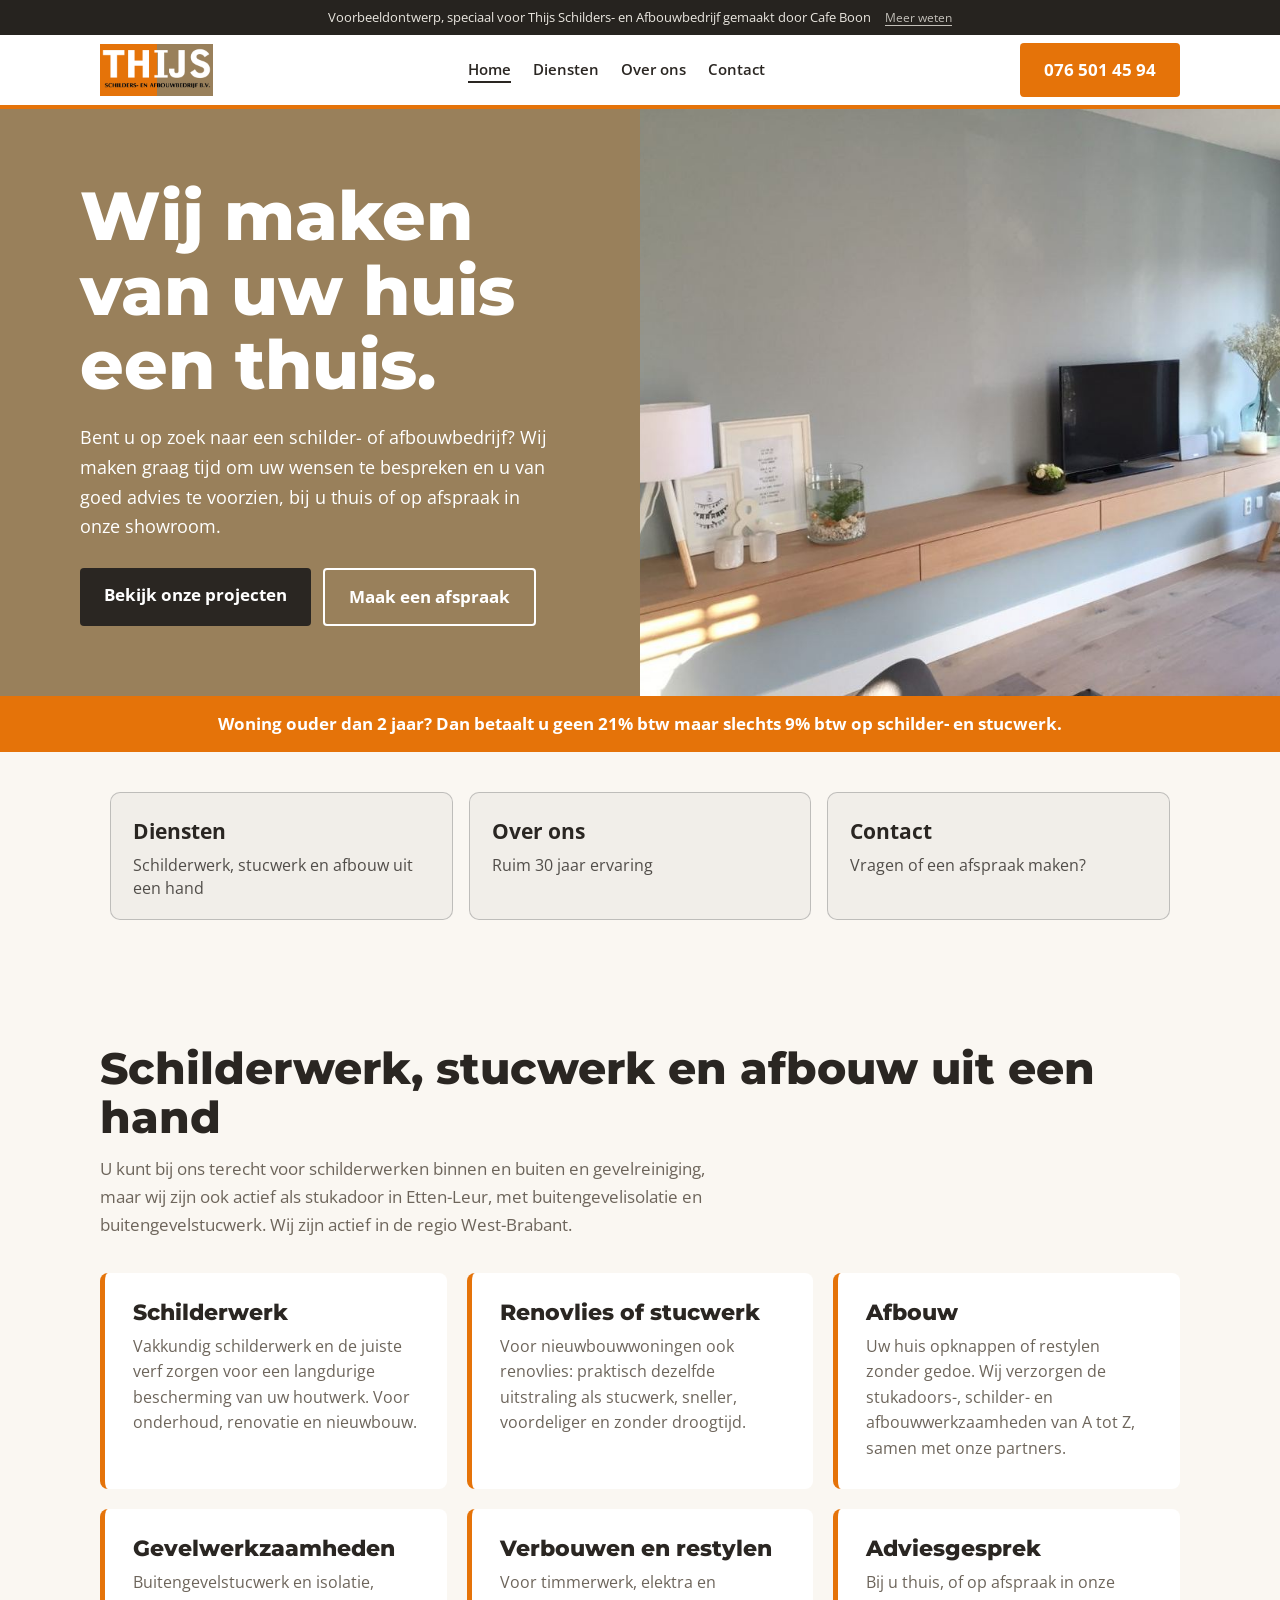
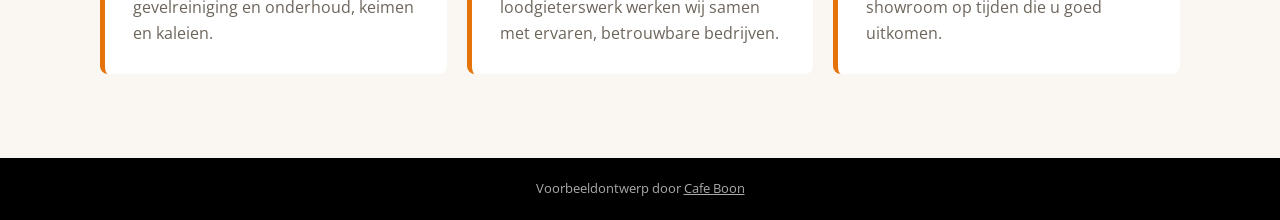
<file: index.html>
<!doctype html>
<html lang="nl">
<head>
<meta charset="utf-8">
<meta name="viewport" content="width=device-width,initial-scale=1">
<title>Thijs Schilders- en Afbouwbedrijf | Schilder en stukadoor in Etten-Leur</title>
<meta name="description" content="Thijs Schilders- en Afbouwbedrijf in Etten-Leur: schilderwerk, renovlies en stucwerk, afbouw en gevelwerkzaamheden in West-Brabant. Ruim 30 jaar ervaring. Bel 076 501 45 94.">
<meta name="robots" content="noindex">
<meta property="og:title" content="Thijs Schilders- en Afbouwbedrijf, Etten-Leur">
<meta property="og:description" content="Wij maken van uw huis een thuis. Schilderwerk, stucwerk en afbouw in West-Brabant.">
<meta property="og:image" content="https://thijsafbouw.cafeboon.com/images/og.jpg">
<link rel="icon" href="images/favicon.png">
<link rel="preconnect" href="https://fonts.googleapis.com"><link rel="preconnect" href="https://fonts.gstatic.com" crossorigin>
<link href="https://fonts.googleapis.com/css2?family=Montserrat:wght@800&family=Open+Sans:wght@400;600;700&display=swap" rel="stylesheet">
<link rel="stylesheet" href="style.css">
</head>
<body>
<div class="vb-banner" role="note"><span>Voorbeeldontwerp, speciaal voor Thijs Schilders- en Afbouwbedrijf gemaakt door Cafe Boon</span><a href="https://cafeboon.com">Meer weten</a></div>
<div class="top"><div class="in"><a href="index.html"><img alt="Thijs Schilders- en Afbouwbedrijf" height="52" src="images/logo.png" width="113"/></a>
<nav><a aria-current="page" href="index.html">Home</a><a href="aanbod.html">Diensten</a><a href="over.html">Over ons</a><a href="contact.html">Contact</a></nav>
<a class="btn" href="tel:+31765014594">076 501 45 94</a></div></div>
<div aria-label="Pagina's" class="sn-bar" role="navigation"><a aria-current="page" class="sn-link" href="index.html">Home</a><a class="sn-link" href="aanbod.html">Diensten</a><a class="sn-link" href="over.html">Over ons</a><a class="sn-link" href="contact.html">Contact</a></div>
<div class="hero">
<div class="t"><h1>Wij maken van uw huis een thuis.</h1>
<p>Bent u op zoek naar een schilder- of afbouwbedrijf? Wij maken graag tijd om uw wensen te bespreken en u van goed advies te voorzien, bij u thuis of op afspraak in onze showroom.</p>
<div class="row"><a class="btn d" href="aanbod.html#projecten">Bekijk onze projecten</a><a class="btn o" href="contact.html">Maak een afspraak</a></div></div>
<img alt="Woonkamer afgewerkt door Thijs Afbouw" height="750" src="images/woonkamer.jpg" width="1000"/>
</div>
<div class="btw">Woning ouder dan 2 jaar? Dan betaalt u geen 21% btw maar slechts 9% btw op schilder- en stucwerk.</div>
<div class="sn-cards"><a class="sn-card" href="aanbod.html"><strong>Diensten</strong><span>Schilderwerk, stucwerk en afbouw uit een hand</span></a><a class="sn-card" href="over.html"><strong>Over ons</strong><span>Ruim 30 jaar ervaring</span></a><a class="sn-card" href="contact.html"><strong>Contact</strong><span>Vragen of een afspraak maken?</span></a></div>
<section><div class="wrap">
<h2>Schilderwerk, stucwerk en afbouw uit een hand</h2>
<p class="lead">U kunt bij ons terecht voor schilderwerken binnen en buiten en gevelreiniging, maar wij zijn ook actief als stukadoor in Etten-Leur, met buitengevelisolatie en buitengevelstucwerk. Wij zijn actief in de regio West-Brabant.</p>
<div class="svc">
<div><h3>Schilderwerk</h3><p>Vakkundig schilderwerk en de juiste verf zorgen voor een langdurige bescherming van uw houtwerk. Voor onderhoud, renovatie en nieuwbouw.</p></div>
<div><h3>Renovlies of stucwerk</h3><p>Voor nieuwbouwwoningen ook renovlies: praktisch dezelfde uitstraling als stucwerk, sneller, voordeliger en zonder droogtijd.</p></div>
<div><h3>Afbouw</h3><p>Uw huis opknappen of restylen zonder gedoe. Wij verzorgen de stukadoors-, schilder- en afbouwwerkzaamheden van A tot Z, samen met onze partners.</p></div>
<div><h3>Gevelwerkzaamheden</h3><p>Buitengevelstucwerk en isolatie, gevelreiniging en onderhoud, keimen en kaleien.</p></div>
<div><h3>Verbouwen en restylen</h3><p>Voor timmerwerk, elektra en loodgieterswerk werken wij samen met ervaren, betrouwbare bedrijven.</p></div>
<div><h3>Adviesgesprek</h3><p>Bij u thuis, of op afspraak in onze showroom op tijden die u goed uitkomen.</p></div>
</div></div></section>
<footer>Voorbeeldontwerp door <a href="https://cafeboon.com">Cafe Boon</a></footer>
</body></html>
</file>
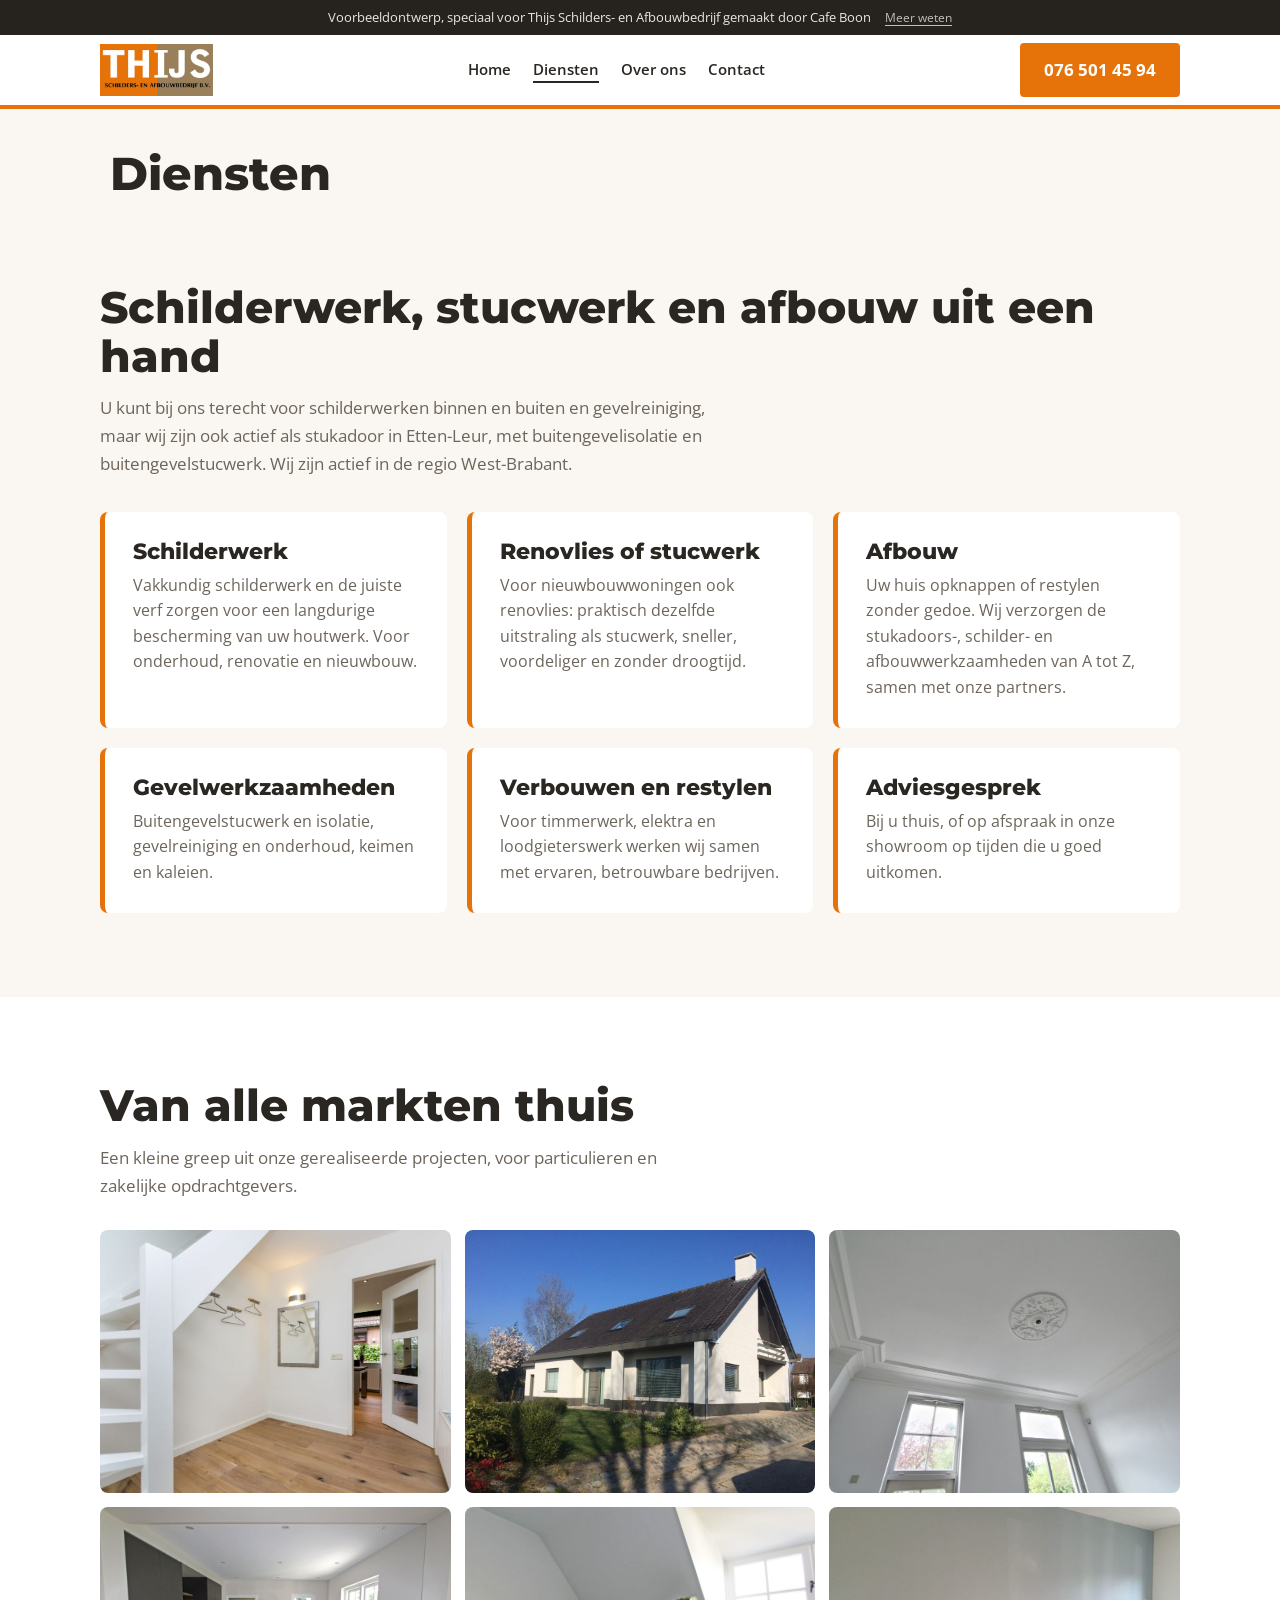
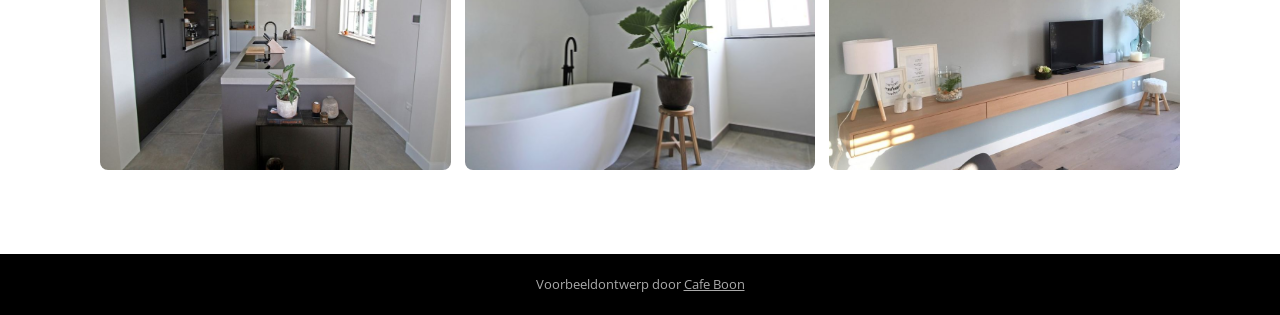
<file: aanbod.html>
<!doctype html>
<html lang="nl">
<head>
<meta charset="utf-8">
<meta name="viewport" content="width=device-width,initial-scale=1">
<title>Diensten | Thijs Schilders- en Afbouwbedrijf</title>
<meta name="description" content="Thijs Schilders- en Afbouwbedrijf in Etten-Leur: schilderwerk, renovlies en stucwerk, afbouw en gevelwerkzaamheden in West-Brabant. Ruim 30 jaar ervaring. Bel 076 501 45 94.">
<meta name="robots" content="noindex">
<meta property="og:title" content="Thijs Schilders- en Afbouwbedrijf, Etten-Leur">
<meta property="og:description" content="Wij maken van uw huis een thuis. Schilderwerk, stucwerk en afbouw in West-Brabant.">
<meta property="og:image" content="https://thijsafbouw.cafeboon.com/images/og.jpg">
<link rel="icon" href="images/favicon.png">
<link rel="preconnect" href="https://fonts.googleapis.com"><link rel="preconnect" href="https://fonts.gstatic.com" crossorigin>
<link href="https://fonts.googleapis.com/css2?family=Montserrat:wght@800&family=Open+Sans:wght@400;600;700&display=swap" rel="stylesheet">
<link rel="stylesheet" href="style.css">
</head>
<body>
<div class="vb-banner" role="note"><span>Voorbeeldontwerp, speciaal voor Thijs Schilders- en Afbouwbedrijf gemaakt door Cafe Boon</span><a href="https://cafeboon.com">Meer weten</a></div>
<div class="top"><div class="in"><a href="index.html"><img alt="Thijs Schilders- en Afbouwbedrijf" height="52" src="images/logo.png" width="113"/></a>
<nav><a href="index.html">Home</a><a aria-current="page" href="aanbod.html">Diensten</a><a href="over.html">Over ons</a><a href="contact.html">Contact</a></nav>
<a class="btn" href="tel:+31765014594">076 501 45 94</a></div></div>
<div aria-label="Pagina's" class="sn-bar" role="navigation"><a class="sn-link" href="index.html">Home</a><a aria-current="page" class="sn-link" href="aanbod.html">Diensten</a><a class="sn-link" href="over.html">Over ons</a><a class="sn-link" href="contact.html">Contact</a></div>
<div class="sn-head"><h1>Diensten</h1></div>
<section id="diensten"><div class="wrap">
<h2>Schilderwerk, stucwerk en afbouw uit een hand</h2>
<p class="lead">U kunt bij ons terecht voor schilderwerken binnen en buiten en gevelreiniging, maar wij zijn ook actief als stukadoor in Etten-Leur, met buitengevelisolatie en buitengevelstucwerk. Wij zijn actief in de regio West-Brabant.</p>
<div class="svc">
<div><h3>Schilderwerk</h3><p>Vakkundig schilderwerk en de juiste verf zorgen voor een langdurige bescherming van uw houtwerk. Voor onderhoud, renovatie en nieuwbouw.</p></div>
<div><h3>Renovlies of stucwerk</h3><p>Voor nieuwbouwwoningen ook renovlies: praktisch dezelfde uitstraling als stucwerk, sneller, voordeliger en zonder droogtijd.</p></div>
<div><h3>Afbouw</h3><p>Uw huis opknappen of restylen zonder gedoe. Wij verzorgen de stukadoors-, schilder- en afbouwwerkzaamheden van A tot Z, samen met onze partners.</p></div>
<div><h3>Gevelwerkzaamheden</h3><p>Buitengevelstucwerk en isolatie, gevelreiniging en onderhoud, keimen en kaleien.</p></div>
<div><h3>Verbouwen en restylen</h3><p>Voor timmerwerk, elektra en loodgieterswerk werken wij samen met ervaren, betrouwbare bedrijven.</p></div>
<div><h3>Adviesgesprek</h3><p>Bij u thuis, of op afspraak in onze showroom op tijden die u goed uitkomen.</p></div>
</div></div></section>
<section id="projecten" style="background:#fff"><div class="wrap">
<h2>Van alle markten thuis</h2>
<p class="lead">Een kleine greep uit onze gerealiseerde projecten, voor particulieren en zakelijke opdrachtgevers.</p>
<div class="gal">
<img alt="Woning met buitenwerk door Thijs Afbouw" loading="lazy" src="images/huis.jpg"/>
<img alt="Hal en trap, schilderwerk" loading="lazy" src="images/hal.jpg"/>
<img alt="Plafond met sierrozet en lijstwerk" loading="lazy" src="images/plafond.jpg"/>
<img alt="Keuken met afgewerkte wanden" loading="lazy" src="images/keuken.jpg"/>
<img alt="Badkamer onder het schuine dak" loading="lazy" src="images/badkamer.jpg"/>
<img alt="Woonkamer met gestuukte wand" loading="lazy" src="images/woonkamer.jpg"/>
</div></div></section>
<footer>Voorbeeldontwerp door <a href="https://cafeboon.com">Cafe Boon</a></footer>
</body></html>
</file>
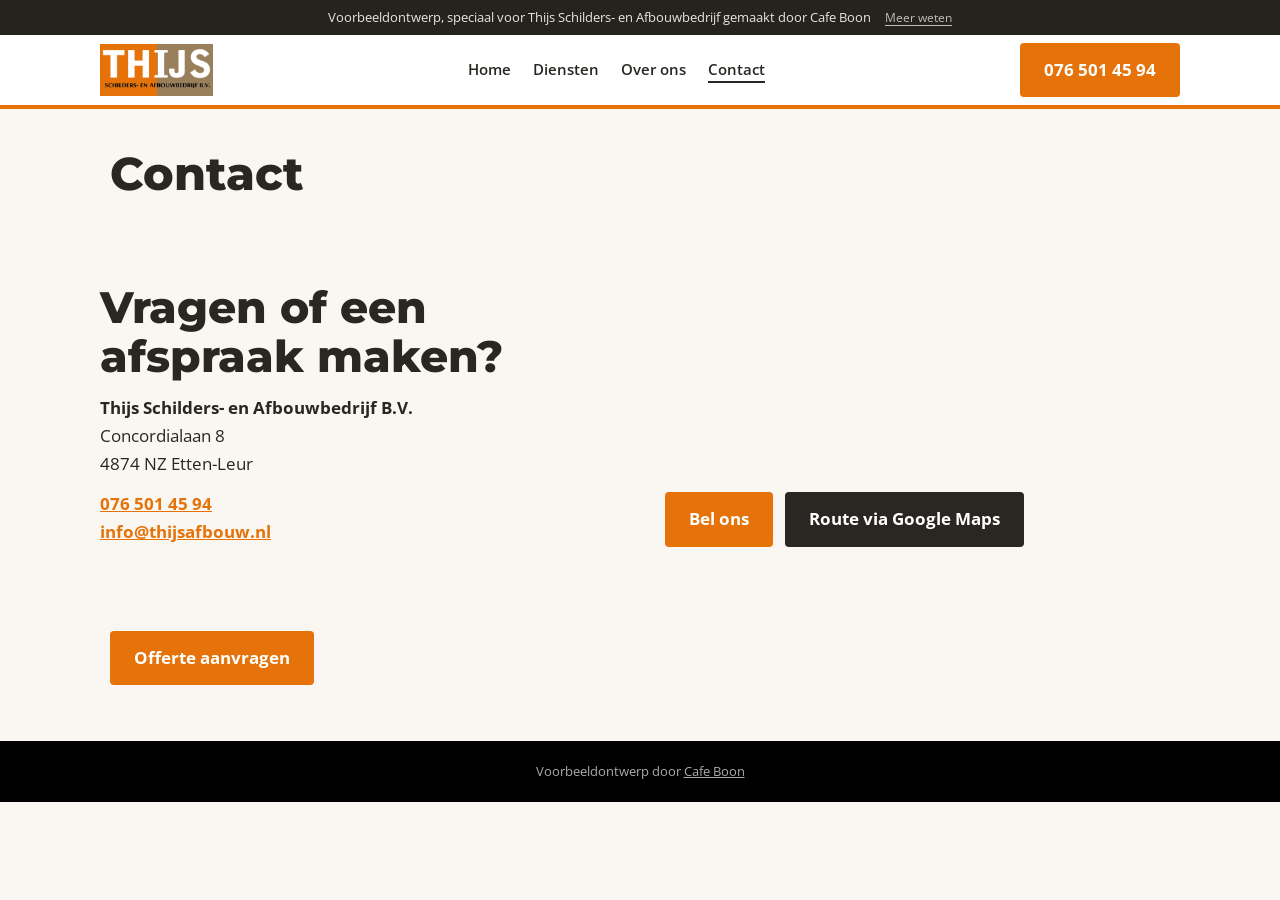
<file: contact.html>
<!doctype html>
<html lang="nl">
<head>
<meta charset="utf-8">
<meta name="viewport" content="width=device-width,initial-scale=1">
<title>Contact | Thijs Schilders- en Afbouwbedrijf</title>
<meta name="description" content="Thijs Schilders- en Afbouwbedrijf in Etten-Leur: schilderwerk, renovlies en stucwerk, afbouw en gevelwerkzaamheden in West-Brabant. Ruim 30 jaar ervaring. Bel 076 501 45 94.">
<meta name="robots" content="noindex">
<meta property="og:title" content="Thijs Schilders- en Afbouwbedrijf, Etten-Leur">
<meta property="og:description" content="Wij maken van uw huis een thuis. Schilderwerk, stucwerk en afbouw in West-Brabant.">
<meta property="og:image" content="https://thijsafbouw.cafeboon.com/images/og.jpg">
<link rel="icon" href="images/favicon.png">
<link rel="preconnect" href="https://fonts.googleapis.com"><link rel="preconnect" href="https://fonts.gstatic.com" crossorigin>
<link href="https://fonts.googleapis.com/css2?family=Montserrat:wght@800&family=Open+Sans:wght@400;600;700&display=swap" rel="stylesheet">
<link rel="stylesheet" href="style.css">
</head>
<body>
<div class="vb-banner" role="note"><span>Voorbeeldontwerp, speciaal voor Thijs Schilders- en Afbouwbedrijf gemaakt door Cafe Boon</span><a href="https://cafeboon.com">Meer weten</a></div>
<div class="top"><div class="in"><a href="index.html"><img alt="Thijs Schilders- en Afbouwbedrijf" height="52" src="images/logo.png" width="113"/></a>
<nav><a href="index.html">Home</a><a href="aanbod.html">Diensten</a><a href="over.html">Over ons</a><a aria-current="page" href="contact.html">Contact</a></nav>
<a class="btn" href="tel:+31765014594">076 501 45 94</a></div></div>
<div aria-label="Pagina's" class="sn-bar" role="navigation"><a class="sn-link" href="index.html">Home</a><a class="sn-link" href="aanbod.html">Diensten</a><a class="sn-link" href="over.html">Over ons</a><a aria-current="page" class="sn-link" href="contact.html">Contact</a></div>
<div class="sn-head"><h1>Contact</h1></div>
<section class="contact" id="contact"><div class="wrap g">
<div><h2>Vragen of een afspraak maken?</h2><p style="margin-top:12px"><b>Thijs Schilders- en Afbouwbedrijf B.V.</b><br/>Concordialaan 8<br/>4874 NZ Etten-Leur</p>
<p style="margin-top:12px"><a href="tel:+31765014594">076 501 45 94</a><br/><a href="mailto:info@thijsafbouw.nl">info@thijsafbouw.nl</a></p></div>
<div style="align-self:end"><a class="btn" href="tel:+31765014594">Bel ons</a>   <a class="btn d" href="https://www.google.com/maps/search/?api=1&amp;query=Concordialaan+8+4874+NZ+Etten-Leur">Route via Google Maps</a></div>
</div></section>
<section class="sn-formsec sn-formlink"><div class="sn-formwrap"><a class="btn" href="offerte.html">Offerte aanvragen</a></div></section>
<footer>Voorbeeldontwerp door <a href="https://cafeboon.com">Cafe Boon</a></footer>
</body></html>
</file>
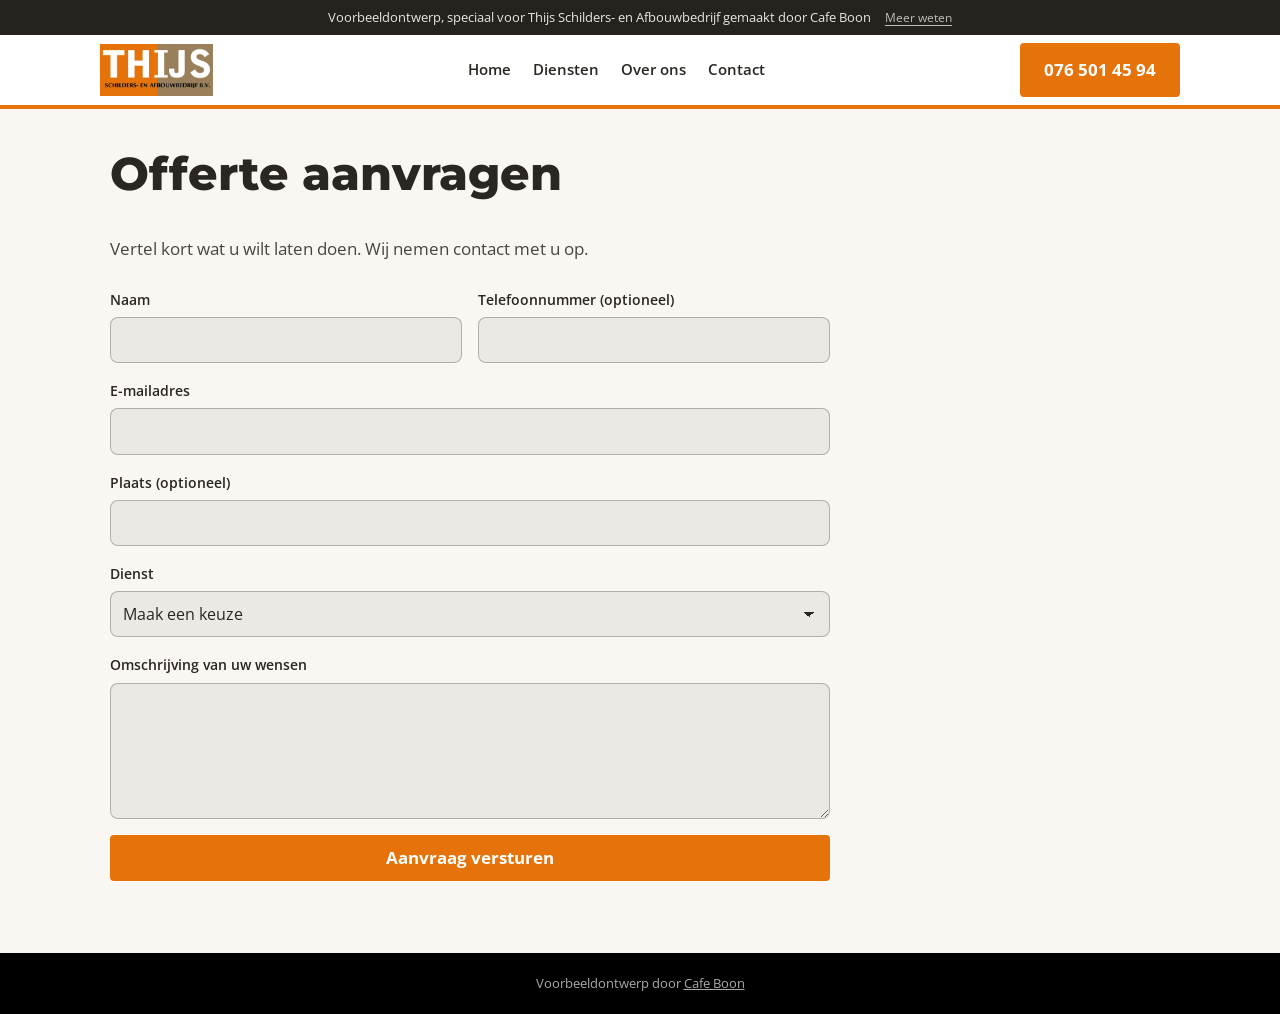
<file: offerte.html>
<!doctype html>
<html lang="nl">
<head>
<meta charset="utf-8">
<meta name="viewport" content="width=device-width,initial-scale=1">
<title>Offerte aanvragen | Thijs Schilders- en Afbouwbedrijf</title>
<meta name="description" content="Offerte aanvragen bij Thijs Schilders- en Afbouwbedrijf.">
<meta name="robots" content="noindex">
<meta property="og:title" content="Thijs Schilders- en Afbouwbedrijf, Etten-Leur">
<meta property="og:description" content="Wij maken van uw huis een thuis. Schilderwerk, stucwerk en afbouw in West-Brabant.">
<meta property="og:image" content="https://thijsafbouw.cafeboon.com/images/og.jpg">
<link rel="icon" href="images/favicon.png">
<link rel="preconnect" href="https://fonts.googleapis.com"><link rel="preconnect" href="https://fonts.gstatic.com" crossorigin>
<link href="https://fonts.googleapis.com/css2?family=Montserrat:wght@800&family=Open+Sans:wght@400;600;700&display=swap" rel="stylesheet">
<link rel="stylesheet" href="style.css">
</head>
<body>
<div class="vb-banner" role="note"><span>Voorbeeldontwerp, speciaal voor Thijs Schilders- en Afbouwbedrijf gemaakt door Cafe Boon</span><a href="https://cafeboon.com">Meer weten</a></div>
<div class="top"><div class="in"><a href="index.html"><img alt="Thijs Schilders- en Afbouwbedrijf" height="52" src="images/logo.png" width="113"/></a>
<nav><a href="index.html">Home</a><a href="aanbod.html">Diensten</a><a href="over.html">Over ons</a><a href="contact.html">Contact</a></nav>
<a class="btn" href="tel:+31765014594">076 501 45 94</a></div></div>
<div aria-label="Pagina's" class="sn-bar" role="navigation"><a class="sn-link" href="index.html">Home</a><a class="sn-link" href="aanbod.html">Diensten</a><a class="sn-link" href="over.html">Over ons</a><a class="sn-link" href="contact.html">Contact</a></div>
<div class="sn-head"><h1>Offerte aanvragen</h1></div>
<section class="sn-formsec" id="formulier"><div class="sn-formwrap"><p class="sn-lead">Vertel kort wat u wilt laten doen. Wij nemen contact met u op.</p><form class="sn-form" id="sn-form"><div class="sn-field"><label for="naam">Naam</label><input id="naam" name="naam" type="text" required autocomplete="name"></div><div class="sn-field"><label for="tel">Telefoonnummer (optioneel)</label><input id="tel" name="tel" type="tel" autocomplete="tel"></div><div class="sn-field full"><label for="email">E-mailadres</label><input id="email" name="email" type="email" required autocomplete="email"></div><div class="sn-field full"><label for="plaats">Plaats (optioneel)</label><input id="plaats" name="plaats" type="text" autocomplete="address-level2"></div><div class="sn-field full"><label for="keuze">Dienst</label><select id="keuze" name="keuze" required><option value="">Maak een keuze</option><option>Schilderwerk</option><option>Renovlies of stucwerk</option><option>Afbouw</option><option>Gevelwerkzaamheden</option><option>Verbouwen en restylen</option><option>Adviesgesprek</option></select></div><div class="sn-field full"><label for="opm">Omschrijving van uw wensen</label><textarea id="opm" name="opm" rows="5" required></textarea></div><div class="sn-field full"><button class="btn" type="submit">Aanvraag versturen</button></div></form></div></section>
<script>(function(){var f=document.getElementById('sn-form');if(!f)return;f.addEventListener('submit',function(e){e.preventDefault();if(!f.checkValidity()){f.reportValidity();return;}var d=document.createElement('div');d.className='sn-done';d.setAttribute('role','status');d.tabIndex=-1;d.innerHTML='<h2>Bedankt voor uw aanvraag</h2><p>Dit is een voorbeeldwebsite van Cafe Boon. Uw aanvraag is daarom niet verstuurd. Neem voor een echte offerte contact op via <a href="tel:+31765014594">076 501 45 94</a>.</p>';f.parentNode.replaceChild(d,f);d.focus();});})();</script>
<footer>Voorbeeldontwerp door <a href="https://cafeboon.com">Cafe Boon</a></footer>
</body></html>
</file>
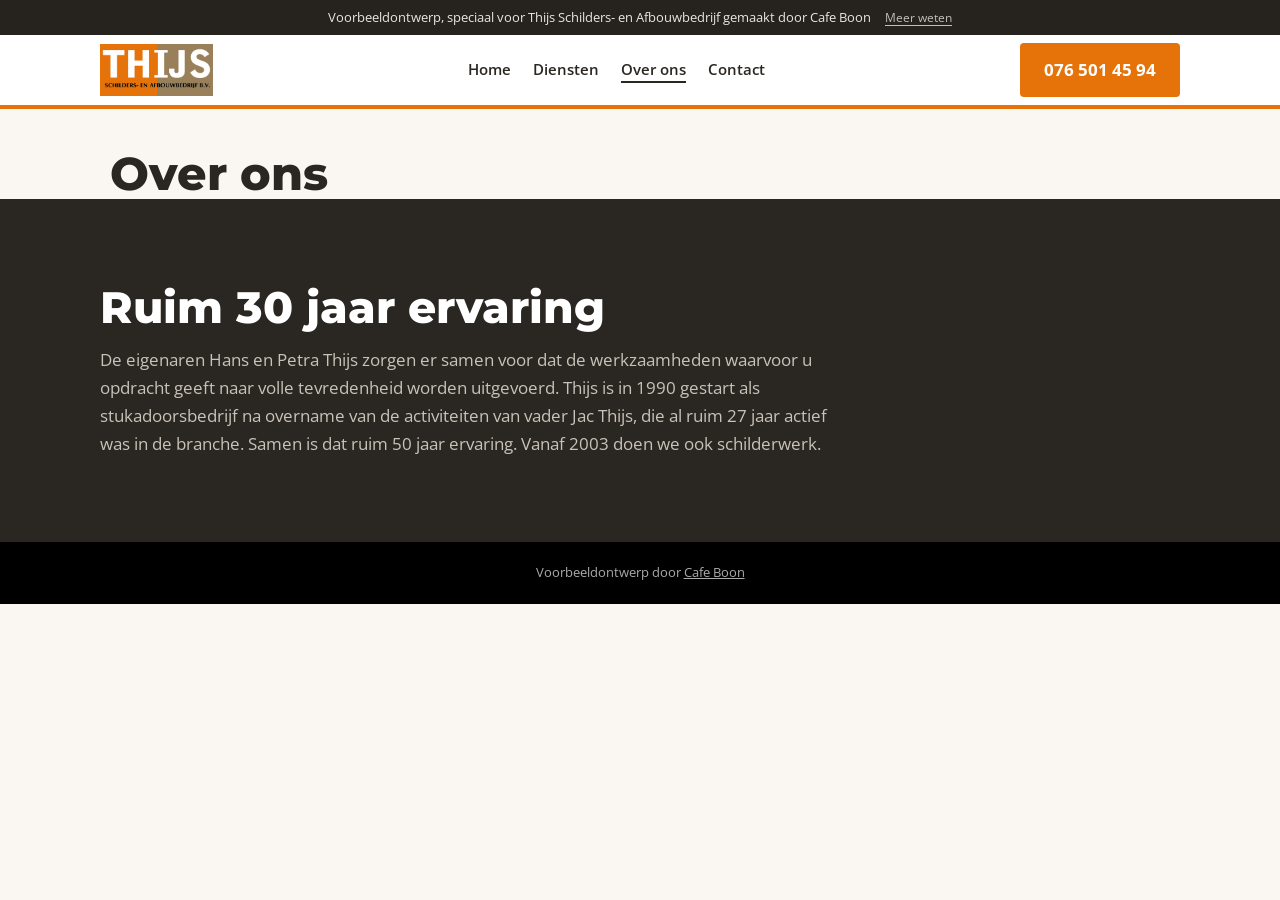
<file: over.html>
<!doctype html>
<html lang="nl">
<head>
<meta charset="utf-8">
<meta name="viewport" content="width=device-width,initial-scale=1">
<title>Over ons | Thijs Schilders- en Afbouwbedrijf</title>
<meta name="description" content="Thijs Schilders- en Afbouwbedrijf in Etten-Leur: schilderwerk, renovlies en stucwerk, afbouw en gevelwerkzaamheden in West-Brabant. Ruim 30 jaar ervaring. Bel 076 501 45 94.">
<meta name="robots" content="noindex">
<meta property="og:title" content="Thijs Schilders- en Afbouwbedrijf, Etten-Leur">
<meta property="og:description" content="Wij maken van uw huis een thuis. Schilderwerk, stucwerk en afbouw in West-Brabant.">
<meta property="og:image" content="https://thijsafbouw.cafeboon.com/images/og.jpg">
<link rel="icon" href="images/favicon.png">
<link rel="preconnect" href="https://fonts.googleapis.com"><link rel="preconnect" href="https://fonts.gstatic.com" crossorigin>
<link href="https://fonts.googleapis.com/css2?family=Montserrat:wght@800&family=Open+Sans:wght@400;600;700&display=swap" rel="stylesheet">
<link rel="stylesheet" href="style.css">
</head>
<body>
<div class="vb-banner" role="note"><span>Voorbeeldontwerp, speciaal voor Thijs Schilders- en Afbouwbedrijf gemaakt door Cafe Boon</span><a href="https://cafeboon.com">Meer weten</a></div>
<div class="top"><div class="in"><a href="index.html"><img alt="Thijs Schilders- en Afbouwbedrijf" height="52" src="images/logo.png" width="113"/></a>
<nav><a href="index.html">Home</a><a href="aanbod.html">Diensten</a><a aria-current="page" href="over.html">Over ons</a><a href="contact.html">Contact</a></nav>
<a class="btn" href="tel:+31765014594">076 501 45 94</a></div></div>
<div aria-label="Pagina's" class="sn-bar" role="navigation"><a class="sn-link" href="index.html">Home</a><a class="sn-link" href="aanbod.html">Diensten</a><a aria-current="page" class="sn-link" href="over.html">Over ons</a><a class="sn-link" href="contact.html">Contact</a></div>
<div class="sn-head"><h1>Over ons</h1></div>
<section class="dark" id="over"><div class="wrap">
<h2>Ruim 30 jaar ervaring</h2>
<p class="lead" style="max-width:760px">De eigenaren Hans en Petra Thijs zorgen er samen voor dat de werkzaamheden waarvoor u opdracht geeft naar volle tevredenheid worden uitgevoerd. Thijs is in 1990 gestart als stukadoorsbedrijf na overname van de activiteiten van vader Jac Thijs, die al ruim 27 jaar actief was in de branche. Samen is dat ruim 50 jaar ervaring. Vanaf 2003 doen we ook schilderwerk.</p>
</div></section>
<footer>Voorbeeldontwerp door <a href="https://cafeboon.com">Cafe Boon</a></footer>
</body></html>
</file>
<file: style.css>
:root{--o:#e57309;--t:#99805b;--k:#2a2622;--w:#faf7f2;--mut:#6d655b}
*{box-sizing:border-box;margin:0}
html{scroll-behavior:smooth}
body{background:var(--w);color:var(--k);font:17px/1.65 'Open Sans',system-ui,sans-serif}
img{display:block;max-width:100%}a{color:inherit}
h1,h2,h3{font-family:'Montserrat',sans-serif;font-weight:800;line-height:1.1}
.top{background:#fff;border-bottom:4px solid var(--o);position:sticky;top:0;z-index:10}
.top .in{max-width:1120px;margin:auto;padding:8px 20px;display:flex;align-items:center;justify-content:space-between;gap:16px}
.top img{height:52px;width:auto}
nav{display:flex;gap:22px;font-weight:600;font-size:15px}nav a{text-decoration:none}
.btn{display:inline-block;background:var(--o);color:#fff;font-weight:700;text-decoration:none;padding:13px 24px;border-radius:4px}
.btn.o{background:none;border:2px solid #fff}.btn.d{background:var(--k)}
.hero{display:grid;grid-template-columns:1fr 1fr;min-height:560px}
.hero .t{background:var(--t);color:#fff;padding:70px max(20px,calc((100vw - 1120px)/2)) 70px max(20px,calc((100vw - 1120px)/2))}
.hero h1{font-size:clamp(38px,6vw,68px);margin-bottom:20px}
.hero p{max-width:480px;font-size:18px;margin-bottom:26px}
.hero .row{display:flex;gap:12px;flex-wrap:wrap}
.hero img{width:100%;height:100%;object-fit:cover}
.btw{background:var(--o);color:#fff;text-align:center;padding:14px 20px;font-weight:700}
.wrap{max-width:1120px;margin:auto;padding:0 20px}
section{padding:84px 0}
h2{font-size:clamp(28px,4.4vw,44px);margin-bottom:14px}
.lead{color:var(--mut);max-width:620px}
.svc{display:grid;grid-template-columns:repeat(3,1fr);gap:20px;margin-top:34px}
.svc div{background:#fff;border-radius:8px;padding:28px;border-left:5px solid var(--o)}
.svc h3{font-size:22px;margin-bottom:8px}.svc p{font-size:15.5px;color:var(--mut)}
.gal{display:grid;grid-template-columns:repeat(3,1fr);gap:14px;margin-top:30px}
.gal img{width:100%;aspect-ratio:4/3;object-fit:cover;border-radius:8px}
.split{display:grid;grid-template-columns:1fr 1fr;gap:56px;align-items:center}
.split img{border-radius:8px;width:100%}
.dark{background:var(--k);color:#fff}.dark .lead{color:#c9c2b8}
.contact .g{display:grid;grid-template-columns:1fr 1fr;gap:50px}
.contact a:not(.btn){color:var(--o);font-weight:700}
footer{background:#000;color:#aaa;text-align:center;font-size:13px;padding:20px}footer a{color:#aaa}
@media(max-width:860px){nav{display:none}.hero{grid-template-columns:1fr}.hero img{height:300px}.hero .t{padding:50px 20px}.svc,.gal{grid-template-columns:1fr}.split,.contact .g{grid-template-columns:1fr;gap:30px}section{padding:56px 0}}
/* sitenav:start */
.sn-bar{display:none;gap:6px;overflow-x:auto;white-space:nowrap;-webkit-overflow-scrolling:touch;padding:8px 12px;background:inherit;color:inherit;font:inherit;line-height:1.2;border-bottom:1px solid rgba(128,128,128,.35);box-sizing:border-box;max-width:100%}
.sn-bar a.sn-link{flex:0 0 auto;padding:9px 15px;border-radius:999px;color:inherit;text-decoration:none;font-size:15px;font-weight:600;letter-spacing:0;text-transform:none;margin:0}
.sn-bar a.sn-link[aria-current="page"]{background:rgba(128,128,128,.2);box-shadow:inset 0 -2px 0 currentColor}
@media(max-width:860px){.sn-bar{display:flex}}
nav a[aria-current="page"]:not(.cta):not(.btn):not(.call){text-decoration:underline;text-underline-offset:6px;text-decoration-thickness:2px}
.sn-head{max-width:1100px;margin:0 auto;padding:40px 20px 0;box-sizing:border-box}
.sn-head h1{margin:0;color:inherit;font-size:clamp(30px,5vw,46px);line-height:1.1}
.sn-cards{max-width:1100px;margin:0 auto;padding:40px 20px;display:grid;grid-template-columns:repeat(auto-fit,minmax(230px,1fr));gap:16px;box-sizing:border-box}
.sn-card{display:block;padding:20px 22px;border:1px solid rgba(128,128,128,.45);border-radius:10px;background:rgba(128,128,128,.07);color:inherit;text-decoration:none;min-width:0}
.sn-card strong{display:block;font-size:1.25em;margin:0 0 6px;color:inherit}
.sn-card span{display:block;opacity:.8;font-size:.95em;line-height:1.4}
.sn-card:hover,.sn-card:focus-visible{border-color:currentColor}
/* sitenav:end */
/* voorbeeld-formulier:start */
@layer sn{.sn-form button.btn{border:0;font:inherit;cursor:pointer;line-height:1.2}}
.sn-formsec{padding:36px 0 72px}
.sn-formwrap{max-width:1100px;margin:0 auto;padding:0 20px;box-sizing:border-box}
.sn-formwrap>h2{margin:0 0 12px}
.sn-formwrap>.sn-lead,.sn-formwrap>.sn-form,.sn-formwrap>.sn-done{max-width:720px}
.sn-formwrap .sn-lead{margin:0 0 24px;opacity:.85}
.sn-form{display:grid;grid-template-columns:1fr 1fr;gap:16px}
.sn-field{display:flex;flex-direction:column;gap:6px;min-width:0;text-align:left}
.sn-field.full{grid-column:1/-1}
.sn-field label{font-size:14px;font-weight:600}
.sn-field input,.sn-field select,.sn-field textarea{font:inherit;font-size:16px;line-height:1.4;color:inherit;background:rgba(128,128,128,.12);border:1px solid rgba(128,128,128,.55);border-radius:8px;padding:11px 12px;width:100%;box-sizing:border-box;min-width:0;max-width:100%;-webkit-appearance:none;appearance:none}
.sn-field select{background-image:linear-gradient(45deg,transparent 50%,currentColor 50%),linear-gradient(135deg,currentColor 50%,transparent 50%);background-position:calc(100% - 20px) 50%,calc(100% - 15px) 50%;background-size:5px 5px;background-repeat:no-repeat;padding-right:38px}
.sn-field select option{color:#111;background:#fff}
.sn-field textarea{resize:vertical}
.sn-field input:focus,.sn-field select:focus,.sn-field textarea:focus{outline:2px solid currentColor;outline-offset:1px}
.sn-done{padding:28px;border:1px solid rgba(128,128,128,.55);border-radius:12px;background:rgba(128,128,128,.1)}
.sn-done h2{margin:0 0 10px}
.sn-done p{margin:0}
.sn-done a{text-decoration:underline;text-underline-offset:3px;font-weight:600}
.sn-formlink{padding:0 0 56px}
@media(max-width:640px){.sn-form{grid-template-columns:1fr}.sn-formsec{padding:24px 0 56px}}
/* voorbeeld-formulier:end */
/* voorbeeldbanner:start */
.vb-banner{display:flex;flex-wrap:wrap;justify-content:center;align-items:baseline;gap:2px 14px;padding:8px 16px;background:#26231f;color:#e9e6df;font-size:13px;line-height:1.45;letter-spacing:0;text-transform:none;font-weight:400;text-align:center;position:relative;z-index:1000}
.vb-banner a{color:inherit;opacity:.8;text-decoration:underline;text-underline-offset:3px;font-size:12px;font-weight:400;white-space:nowrap;letter-spacing:0;text-transform:none}
.vb-banner a:hover{opacity:1}
/* voorbeeldbanner:end */
</file>
